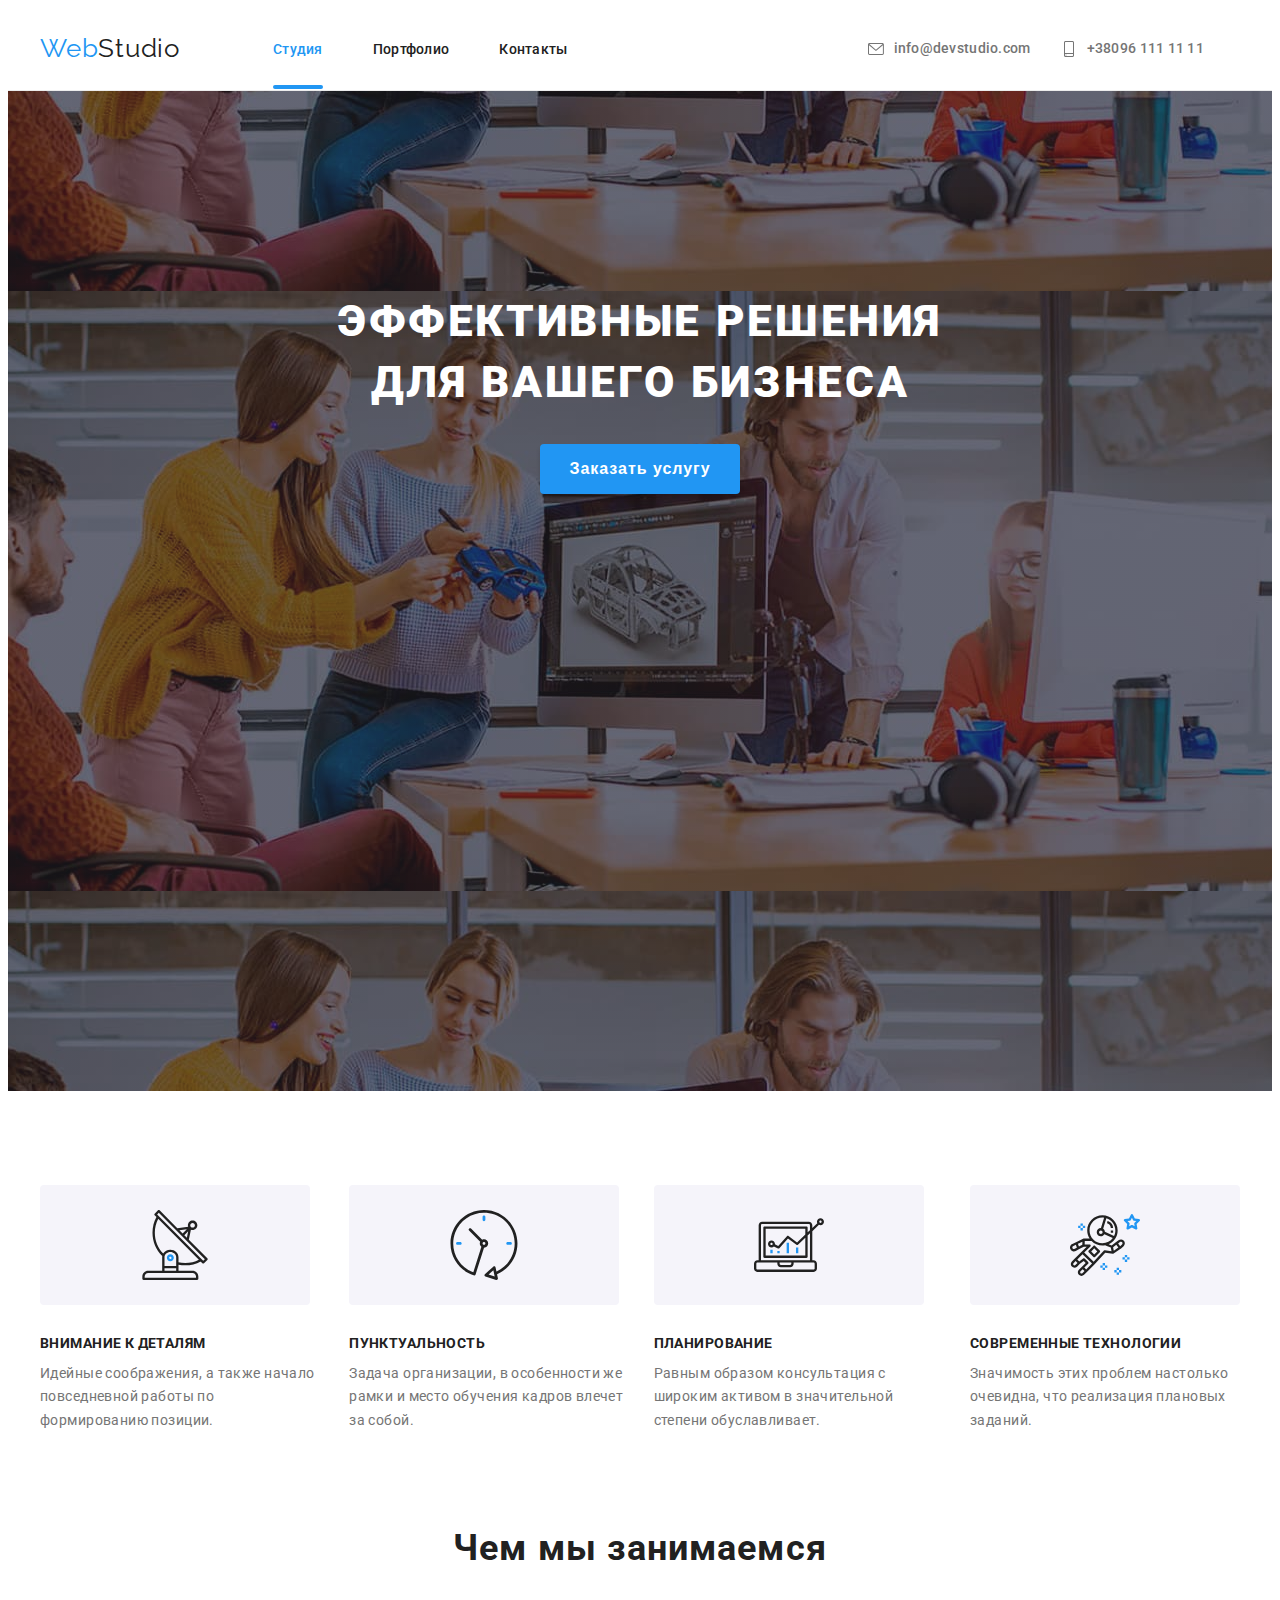
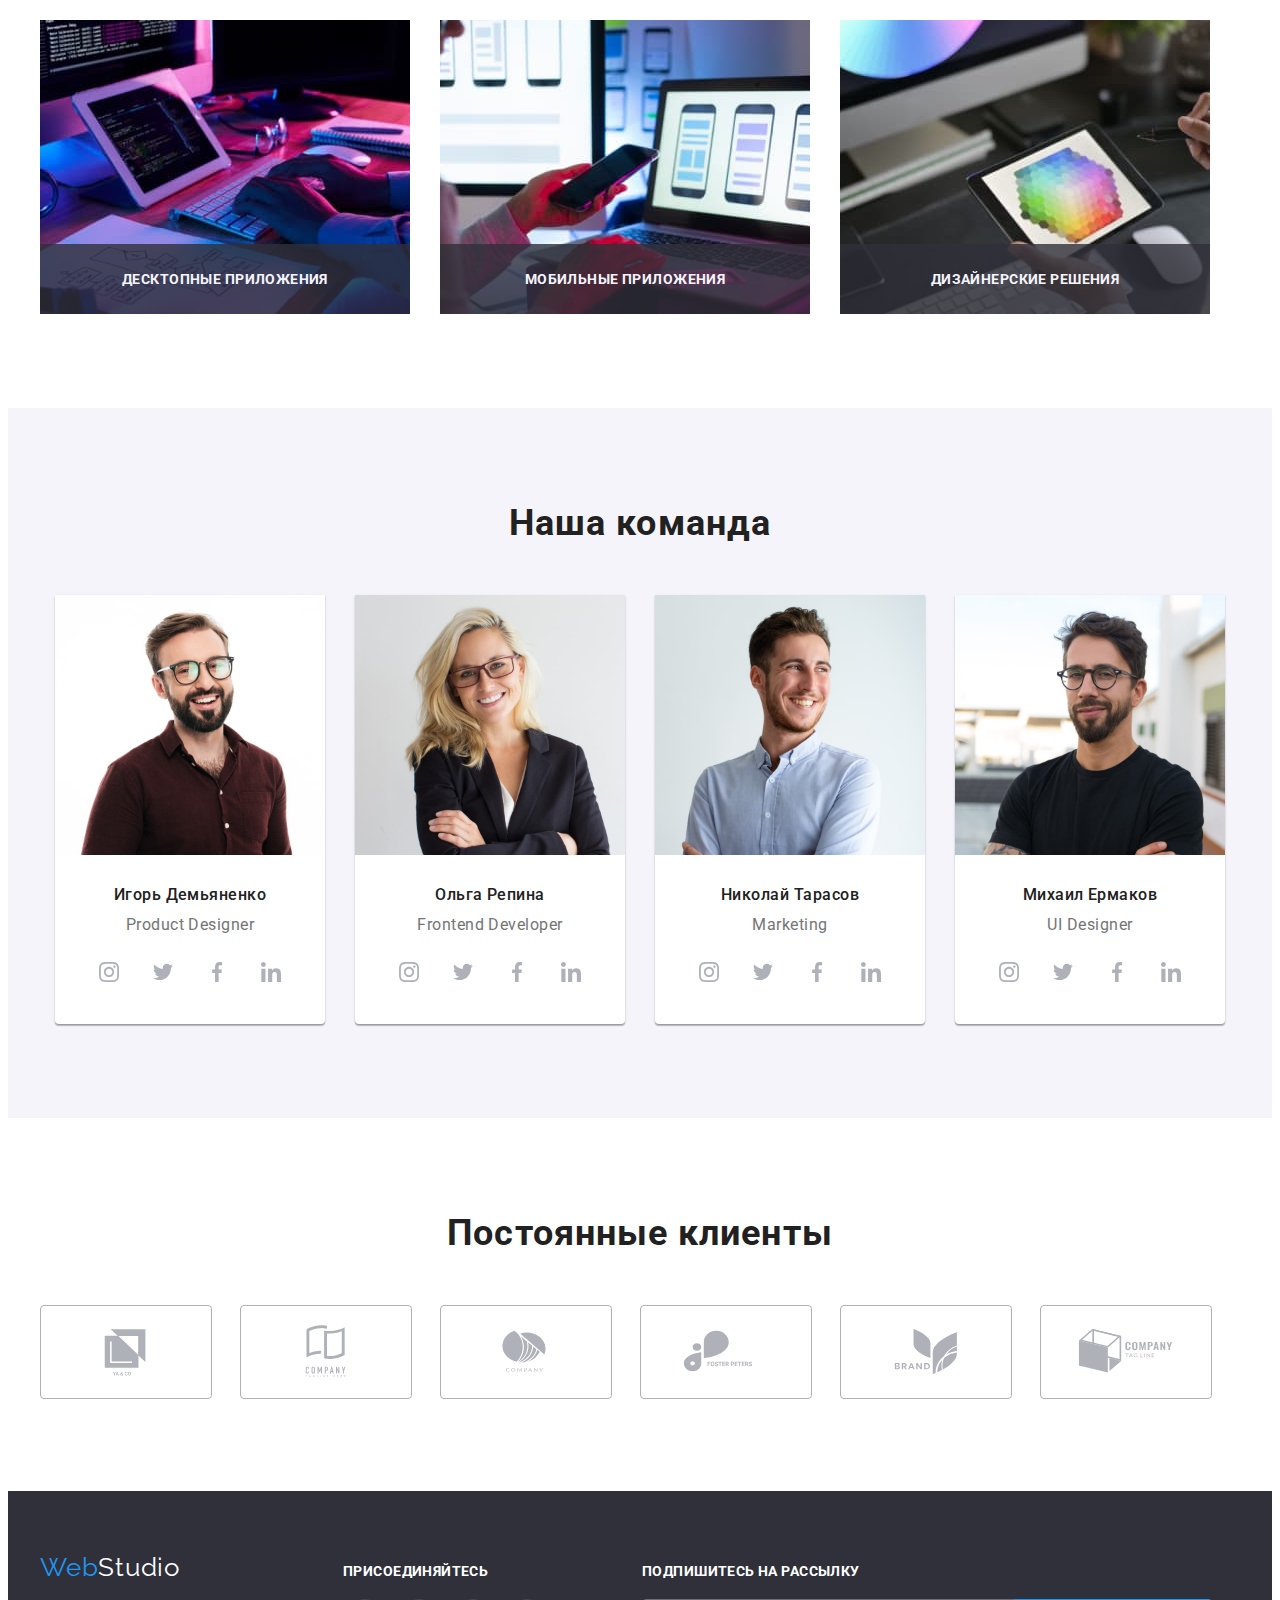
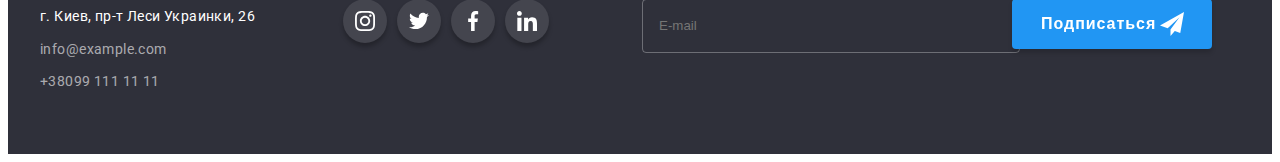
<file: index.html>
<!DOCTYPE html>
<html lang="ru">
  <head>
    <meta charset="UTF-8" />
    <meta http-equiv="X-UA-Compatible" content="IE=edge" />
    <meta name="viewport" content="width=device-width, initial-scale=1.0" />
    <title>WebStudio</title>
    <link rel="preconnect" href="https://fonts.googleapis.com" />
    <link rel="preconnect" href="https://fonts.gstatic.com" crossorigin />
    <link
      href="https://fonts.googleapis.com/css2?family=Raleway:wght@700&family=Roboto:wght@400;500;700;900&display=swap"
      rel="stylesheet"
    />
    <link
      rel="stylesheet"
      href="https://cdnjs.cloudflare.com/ajax/libs/modern-normalize/1.1.0/modern-normalize.min.css"
      integrity="sha512-wpPYUAdjBVSE4KJnH1VR1HeZfpl1ub8YT/NKx4PuQ5NmX2tKuGu6U/JRp5y+Y8XG2tV+wKQpNHVUX03MfMFn9Q=="
      crossorigin="anonymous"
      referrerpolicy="no-referrer"
    />

    <link rel="stylesheet" href="./css/styles.css" />
  </head>

  <body>
    <header class="box">
      <div class=" header container">
        <a href="./index.html" class="logo">
          <span class="web">Web</span>Studio</a
        >
        <nav>
          <ul class="header">
            <li class="header-list-item">
              <a href="./index.html" class="header-link active current">Студия</a>
            </li>
            <li class="header-list-item">
              <a href="./portfolio.html" class="header-link">Портфолио</a>
            </li>
            <li class="header-list-item"><a href="" class="header-link">Контакты </a></li>
          </ul>
        </nav>
        <!-- <div class="header-connect"> -->
          <div>
            <ul class="header-contacts">
              <li class="header-contacts-item">
                <a href="mailto:info@devstudio.com" class="mail-tel" width="16" height="12"><svg class="header-contacts-icon"><use href="./images/symbol-defs.svg#icon-envelope" ></use></svg>
                info@devstudio.com</a></li>
                <li class="header-contacts-item">
                <a href="tel:+380961111111" class="mail-tel"><svg class="header-contacts-icon"width="10" height="16"><use href="./images/symbol-defs.svg#icon-smartphone"></use></svg>
                +38096 111 11 11</a></li>

            </ul>
          </div>
      </div>
    </header>
    <main>
      <!--main-section/-->
      <section class="main-section overlay">
        <div class="container">
          <h1 class="solutions">
            Эффективные решения для вашего бизнеса
          </h1>
          <button class="main-button type="button" data-modal-open>Заказать услугу</button>
        </div>
      </section>

      <!--our-benefits-section-->
      <section class="our-benefits-section">
        <div class="container">
          <ul class="benefits-set">
            <li class="benefits-set-item">
              <div class="our-benefits-container-item">
                <svg class="our-benefits-container-icon">
          <use href="./images/symbol-defs.svg#icon-antenna" width="70px" height="70px" ></use></svg>
              </div>
              <h3 class="benefits">Внимание к деталям</h3>
              
              <p class="benefits-text">
                Идейные соображения, а также начало повседневной работы по
                формированию позиции.
              </p>
            </li>
            <li class="benefits-set-item">
              <div class="our-benefits-container-item">
                <svg class="our-benefits-container-icon">
          <use href="./images/symbol-defs.svg#icon-clock" width="70px" height="70px" ></use></svg>
              </div>
              <h3 class="benefits">Пунктуальность</h3>
              <p class="benefits-text">
                Задача организации, в особенности же рамки и место обучения
                кадров влечет за собой.
              </p>
            </li>
            <li class="benefits-set-item">
              <div class="our-benefits-container-item">
                <svg class="our-benefits-container-icon">
          <use href="./images/symbol-defs.svg#icon-diagram" width="70px" height="70px" ></use></svg>
              </div>
              <h3 class="benefits">Планирование</h3>
              <p class="benefits-text">
                Равным образом консультация с широким активом в значительной
                степени обуславливает.
              </p>
            </li>
            <li class="benefits-set-item">
              <div class="our-benefits-container-item">
                <svg class="our-benefits-container-icon">
          <use href="./images/symbol-defs.svg#icon-astronaut" width="70px" height="70px" ></use></svg>
              </div>
              <h3 class="benefits">Современные технологии</h3>
              <p class="benefits-text">
                Значимость этих проблем настолько очевидна, что реализация
                плановых заданий.
              </p>
            </li>
          </ul>
        </div>
      </section>
      <!--activity-section-->
      <section>
        <div class="container">
        <h2 class="activity-title">Чем мы занимаемся</h2>
        <ul class="activity-description">
          <li class="activity-description-item"><img src="images/box_1.jpg" alt="десктопные приложения" width="370" />
            <div class="activity-description-box">
              <h3 class="activity-h3">Десктопные приложения</h3>
            </div>
          </li>
          <li class="activity-description-item"><img src="images/box_2.jpg" alt="мобильные приложения" width="370" />
          <div class="activity-description-box">
              <h3 class="activity-h3">Мобильные приложения</h3>
            </div></li>
          <li class="activity-description-item"><img src="images/box_3.jpg" alt="мобильные приложения" width="370" /><div class="activity-description-box">
              <h3 class="activity-h3">Дизайнерские решения</h3>
            </div></li>
        </ul>
      </section>
      <!--our-team-section-->
      <section class="our-team-section">
        <div class="container">
        <h2 class="our-team-title">Наша команда</h2>
        <ul class="our-team-member-list">
          <li class="team-member-container">
            <img src="images/team_1.jpg" alt="Игорь Демьяненко" width="270" />
            <div class="team-card">
            <p class="team-member">Игорь Демьяненко</p>
            <p class="team-member-position">Product Designer</p></div>
            <ul class="our-team-member-soc-list">
              <li class="our-team-member-soc-list-item"> 
                <a href="" class="our-team-member-soc-link">
                  <svg class="our-team-member-soc-icon" width="20px" height="20px">
                    <use href="./images/symbol-defs.svg#icon-instagram"></use>
                  </svg>
                </a>
              </li>
              <li class="our-team-member-soc-list-item"> 
                <a href="" class="our-team-member-soc-link">
                  <svg class="our-team-member-soc-icon" width="20px" height="20px">
                    <use href="./images/symbol-defs.svg#icon-twitter"></use>
                  </svg>
                </a>
              <li class="our-team-member-soc-list-item"> 
                <a href="" class="our-team-member-soc-link">
                  <svg class="our-team-member-soc-icon" width="20px" height="20px">
                    <use href="./images/symbol-defs.svg#icon-facebook"></use>
                  </svg>
                </a>
              </li>
              <li class="our-team-member-soc-list-item"> 
                <a href="" class="our-team-member-soc-link">
                  <svg class="our-team-member-soc-icon" width="20px" height="20px">
                    <use href="./images/symbol-defs.svg#icon-linkedin"></use>
                  </svg>
                </a>
              </li></ul>
          </li>
          <li class="team-member-container">
            <img src="images/team_2.jpg" alt="Ольга Репина" width="270" />
            <div class="team-card">
            <p class="team-member">Ольга Репина</p>
            <p class="team-member-position">Frontend Developer</p></div>
            <ul class="our-team-member-soc-list">
              <li class="our-team-member-soc-list-item"> 
                <a href="" class="our-team-member-soc-link">
                  <svg class="our-team-member-soc-icon" width="20px" height="20px">
                    <use href="./images/symbol-defs.svg#icon-instagram"></use>
                  </svg>
                </a>
              </li>
              <li class="our-team-member-soc-list-item"> 
                <a href="" class="our-team-member-soc-link">
                  <svg class="our-team-member-soc-icon" width="20px" height="20px">
                    <use href="./images/symbol-defs.svg#icon-twitter"></use>
                  </svg>
                </a>
              <li class="our-team-member-soc-list-item"> 
                <a href="" class="our-team-member-soc-link">
                  <svg class="our-team-member-soc-icon" width="20px" height="20px">
                    <use href="./images/symbol-defs.svg#icon-facebook"></use>
                  </svg>
                </a>
              </li>
              <li class="our-team-member-soc-list-item"> 
                <a href="" class="our-team-member-soc-link">
                  <svg class="our-team-member-soc-icon" width="20px" height="20px">
                    <use href="./images/symbol-defs.svg#icon-linkedin"></use>
                  </svg>
                </a>
              </li></ul>
          </li>
          <li class="team-member-container">
            <img src="images/team_3.jpg" alt="Николай Тарасов" width="270" />
            <div class="team-card">
            <p class="team-member">Николай Тарасов</p>
            <p class="team-member-position">Marketing</p></div>
            <ul class="our-team-member-soc-list">
              <li class="our-team-member-soc-list-item"> 
                <a href="" class="our-team-member-soc-link">
                  <svg class="our-team-member-soc-icon" width="20px" height="20px">
                    <use href="./images/symbol-defs.svg#icon-instagram"></use>
                  </svg>
                </a>
              </li>
              <li class="our-team-member-soc-list-item"> 
                <a href="" class="our-team-member-soc-link">
                  <svg class="our-team-member-soc-icon" width="20px" height="20px">
                    <use href="./images/symbol-defs.svg#icon-twitter"></use>
                  </svg>
                </a>
              <li class="our-team-member-soc-list-item"> 
                <a href="" class="our-team-member-soc-link">
                  <svg class="our-team-member-soc-icon" width="20px" height="20px">
                    <use href="./images/symbol-defs.svg#icon-facebook"></use>
                  </svg>
                </a>
              </li>
              <li class="our-team-member-soc-list-item"> 
                <a href="" class="our-team-member-soc-link">
                  <svg class="our-team-member-soc-icon" width="20px" height="20px">
                    <use href="./images/symbol-defs.svg#icon-linkedin"></use>
                  </svg>
                </a>
              </li></ul>
          </li>
          <li class="team-member-container">
            <img src="images/team_4.jpg" alt="Михаил Ермаков" width="270" />
            <div class="team-card">
            <p class="team-member">Михаил Ермаков</p>
            <p class="team-member-position">UI Designer</p></div>
            <ul class="our-team-member-soc-list">
              <li class="our-team-member-soc-list-item"> 
                <a href="" class="our-team-member-soc-link">
                  <svg class="our-team-member-soc-icon" width="20px" height="20px">
                    <use href="./images/symbol-defs.svg#icon-instagram"></use>
                  </svg>
                </a>
              </li>
              <li class="our-team-member-soc-list-item"> 
                <a href="" class="our-team-member-soc-link">
                  <svg class="our-team-member-soc-icon" width="20px" height="20px">
                    <use href="./images/symbol-defs.svg#icon-twitter"></use>
                  </svg>
                </a>
              <li class="our-team-member-soc-list-item"> 
                <a href="" class="our-team-member-soc-link">
                  <svg class="our-team-member-soc-icon" width="20px" height="20px">
                    <use href="./images/symbol-defs.svg#icon-facebook"></use>
                  </svg>
                </a>
              </li>
              <li class="our-team-member-soc-list-item"> 
                <a href="" class="our-team-member-soc-link">
                  <svg class="our-team-member-soc-icon" width="20px" height="20px">
                    <use href="./images/symbol-defs.svg#icon-linkedin"></use>
                  </svg>
                </a>
              </li></ul>
          </li>
        </ul>
      </div>
      </section>
<section class="our-clients-section">
<div class="container">
  <h2 class="our-clients-title">Постоянные клиенты</h2>
  <ul class="our-clients-container-section">
    <li class="our-clients-container-section-item"><a href="" class="our-clients-container-section-link"><svg class="our-clients-container-section-icon"width="106px" height="60px">
          <use href="./images/symbol-defs.svg#icon-Logo-1"  ></use></svg>
  </a>
</li>
    <li class="our-clients-container-section-item"><a href=""class="our-clients-container-section-link"><svg class="our-clients-container-section-icon" width="106px";
  height="60px";>
      <use href="./images/symbol-defs.svg#icon-Logo-2 " ></use>
    </svg>
  </a></li>
    <li class="our-clients-container-section-item"><a href="" class="our-clients-container-section-link"><svg class="our-clients-container-section-icon"width="106px";
  height="60px";>
      <use href="./images/symbol-defs.svg#icon-Logo-3"></use>
    </svg>
  </a></li>
    <li class="our-clients-container-section-item"><a href=""class="our-clients-container-section-link"><svg class="our-clients-container-section-icon" width="106px";
  height="60px";>
      <use href="./images/symbol-defs.svg#icon-Logo-4"></use>
    </svg>
  </a>
    </li>
    <li class="our-clients-container-section-item"><a href="" class="our-clients-container-section-link"><svg class="our-clients-container-section-icon"width="106" height="60px">
      <use href="./images/symbol-defs.svg#icon-Logo-5" ></use>
    </svg>
  </a></li>
    <li class="our-clients-container-section-item"><a href="" class="our-clients-container-section-link"><svg class="our-clients-container-section-icon"width="106px" height="60px">
      <use href="./images/symbol-defs.svg#icon-Logo-6" ></use>
    </svg>
  </a></li>
  </ul>
</div>
</section>

    <div class="backdrop is-hidden" data-modal>
      <div class="modal">
        <button class="modal-button" type="button" data-modal-close>
<svg width="11px" height="11px"><use href="./images/symbol-defs.svg#icon-Vector-1"></use></svg></button>
<form>
  <p class="modal-title">Оставьте свои данные, мы вам перезвоним</p>
  <div class="modal-field">
  <label class="modal-label" for="user-name">Имя</label>
      <div class="modal-input-container">
      <input type="name" class="modal-input" name="user-name" id="user-name"><svg class="input-icon" width="18px" height="18px"><use href="./images/symbol-defs.svg#icon-person"></use></svg>
    </div>
</div>
<div class="modal-field">
  <label class="modal-label" for="user-tel">Телефон</label>
  <div class="modal-input-container">
      <input type="tel" class="modal-input" name="user-tel" id="user-tel">
      <svg class="input-icon" width="18px" height="18px"><use href="./images/symbol-defs.svg#icon-phone"></use></svg>
</div>
</div>
<div class="modal-field">
      <label class="modal-label" for="user-email">Почта</label>
      <div class="modal-input-container">
      <input type="email" class="modal-input" name="user-email" id="user-email"><svg class="input-icon" width="18px" height="18px"><use href="./images/symbol-defs.svg#icon-email"></use></svg>
</div>
    </div> 
<div class="modal-field">
  <label class="modal-label" for="user-text">Комментарий</label>
<textarea name=""  id="user-text" placeholder="Введите текст" class="modal-text"></textarea></div>

<div class="modal-field">
<input type="checkbox" 
class="user-agreement visually-hidden"
  name="user-agreement" 
  id="user-agreement"
/>

  <label for="user-agreement" class="user-agreement-label">
    <span>
      <svg class="agreement-icon" width="16px" height="15px"><use href="./images/symbol-defs.svg#icon-check"></use></svg>
    </span>
    <p class="agreement">Соглашаюсь с рассылкой и принимаю </p> <a class="agreement-link" href="">Условия договора</a></label>
</div>
<div class="submit-button-position"><button type="submit" class="submit-button"><span class="submit-button-text">Отправить</span></button></div>
  
</form>
      </div>
    </div>
    
    </main>
    <footer class="footer-container">
      <div class="container footer-flex">
        <div class="footer-item">
        <div class="footer-logo">
      <a href="WebStudio" class="logo footer-logo"
        ><span class="web">Web</span><span class="web-footer">Studio</span></a
      ></div>
        <address>
          <ul>
            <li> <p class="address">г. Киев, пр-т Леси Украинки, 26</p></li>
            <li><a href="mailto:info@example.com" class="footer-mail"
          >info@example.com</a
        ></li>
            <li><a href="tel:+380991111111" class="footer-tel">+38099 111 11 11</a></li>
          </ul>
       </address>
      </div>
    <div class="footer-soc-container"> 
  <p class="footer-invite">Присоединяйтесь</p>
  <ul class="footer-soc-list">
              <li class="footer-soc-list-item"> 
                <a href="" class="footer-soc-list-link">
                  <svg class="footer-soc-list-icon" width="20px" height="20px">
                    <use href="./images/symbol-defs.svg#icon-instagram"></use>
                  </svg>
                </a>
              </li>
              <li class="footer-soc-list-item"> 
                <a href="" class="footer-soc-list-link">
                  <svg class="footer-soc-list-icon" width="20px" height="20px">
                    <use href="./images/symbol-defs.svg#icon-twitter"></use>
                  </svg>
                </a>
              <li class="footer-soc-list-item"> 
                <a href="" class="footer-soc-list-link">
                  <svg class="footer-soc-list-icon" width="20px" height="20px">
                    <use href="./images/symbol-defs.svg#icon-facebook"></use>
                  </svg>
                </a>
              </li>
              <li class="footer-soc-list-item"> 
                <a href="" class="footer-soc-list-link ">
                  <svg class="footer-soc-list-icon" width="20px" height="20px">
                    <use href="./images/symbol-defs.svg#icon-linkedin"></use>
                  </svg>
                </a>
              </li></ul>
      </div>
<div class="footer-email">
  <p class="footer-invite">Подпишитесь на рассылку</p>
  <form>
    <input type="email" name="user-email"       placeholder="E-mail"class="footer-email-field">
  </form>
</div>
<div class="subscribe-button-container">
  <button type="button" class="subscribe-button"><span>Подписаться</span><svg class="subscribe-icon" width="24" height="24"><use href="./images/symbol-defs.svg#icon-icon-send"></use></svg></button>
</div>
</div>
</div>
    </footer>

    <script src="./js/modal.js"></script>
  </body>
</html>
</file>
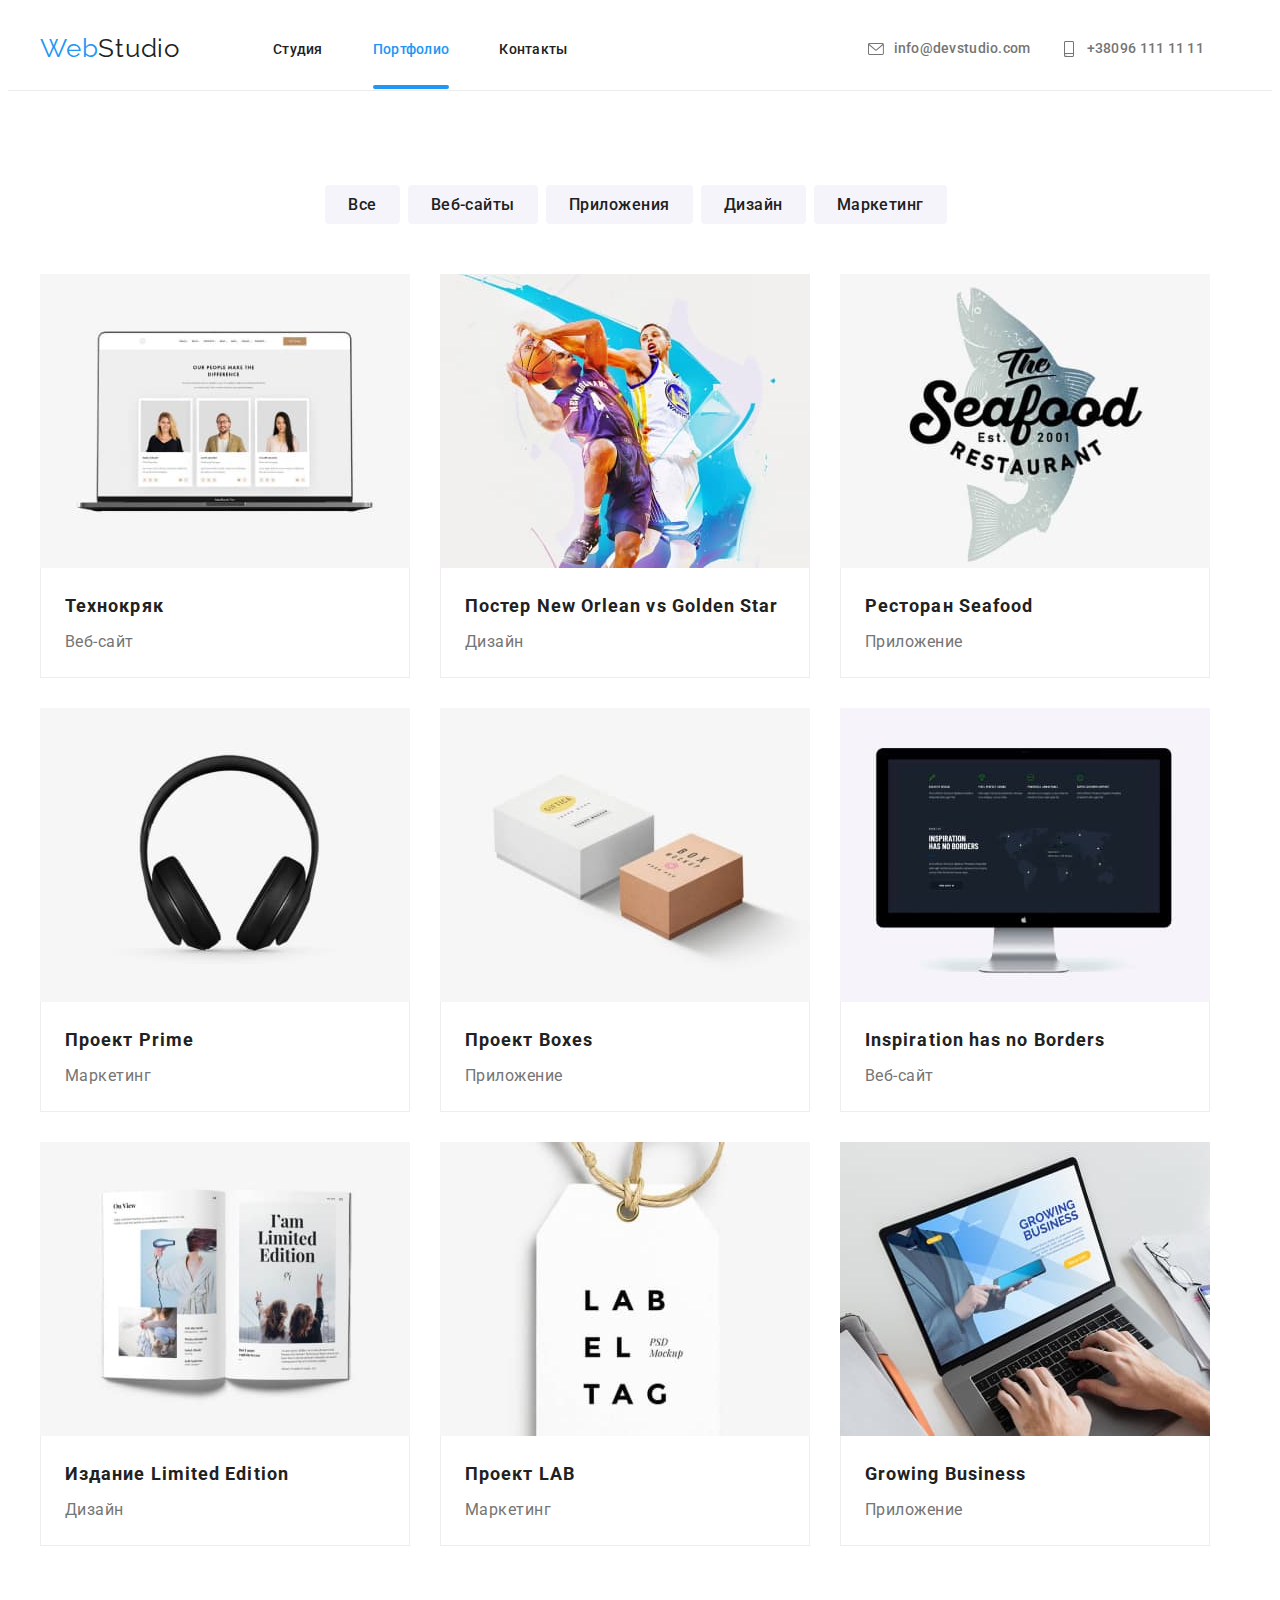
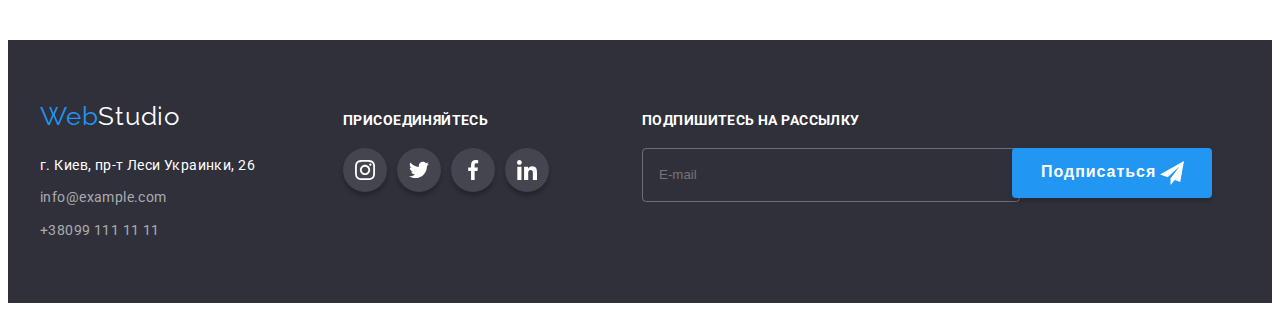
<file: portfolio.html>
<!DOCTYPE html>
<html lang="ru">
  <head>
    <meta charset="UTF-8" />
    <meta http-equiv="X-UA-Compatible" content="IE=edge" />
    <meta name="viewport" content="width=device-width, initial-scale=1.0" />
    <title>WebStudio</title>

    <link rel="preconnect" href="https://fonts.googleapis.com" />
    <link rel="preconnect" href="https://fonts.gstatic.com" crossorigin />
    <link
      href="https://fonts.googleapis.com/css2?family=Raleway:wght@700&family=Roboto:wght@400;500;700;900&display=swap"
      rel="stylesheet"
    />
    <link
      rel="stylesheet"
      href="https://cdnjs.cloudflare.com/ajax/libs/modern-normalize/1.1.0/modern-normalize.min.css"
      integrity="sha512-wpPYUAdjBVSE4KJnH1VR1HeZfpl1ub8YT/NKx4PuQ5NmX2tKuGu6U/JRp5y+Y8XG2tV+wKQpNHVUX03MfMFn9Q=="
      crossorigin="anonymous"
      referrerpolicy="no-referrer"
    />

    <link rel="stylesheet" href="./css/styles.css" />
  </head>
  <body>
    <header class="box">
      <div class="header container">
        <a href="./index.html" class="logo"
          ><span class="web">Web</span>Studio</a
        >
        <nav>
          <ul class="header">
            <li class="header-list-item">
              <a href="./index.html" class="header-link">Студия</a>
            </li>
            <li class="header-list-item">
              <a href="./portfolio.html" class="current header-link active"
                >Портфолио</a
              >
            </li>
            <li class="header-list-item">
              <a href="" class="header-link">Контакты</a>
            </li>
          </ul>
        </nav>

        <div>
          <ul class="header-contacts">
            <li class="header-contacts-item">
              <a
                href="mailto:info@devstudio.com"
                class="mail-tel"
                width="16"
                height="12"
                ><svg class="header-contacts-icon">
                  <use href="./images/symbol-defs.svg#icon-envelope"></use>
                </svg>
                info@devstudio.com</a
              >
            </li>
            <li class="header-contacts-item">
              <a href="tel:+380961111111" class="mail-tel"
                ><svg class="header-contacts-icon" width="10" height="16">
                  <use href="./images/symbol-defs.svg#icon-smartphone"></use>
                </svg>
                +38096 111 11 11</a
              >
            </li>
          </ul>
        </div>
      </div>
    </header>
    <main>
      <section class="portfolio-container">
        <div class="container">
          <!--here is hidden h2 via css/-->
          <h2 class="visually-hidden">Портфолио</h2>
          <ul>
            <div class="portfolio-button">
              <li><button type="button" class="button">Все</button></li>
              <li><button type="button" class="button">Веб-сайты</button></li>
              <li><button type="button" class="button">Приложения</button></li>
              <li><button type="button" class="button">Дизайн</button></li>
              <li><button type="button" class="button">Маркетинг</button></li>
            </div>
          </ul>
          <ul class="portfolio-item-container-list">
            <li class="portfolio-item-container">
              <div class="portfolio-item-container-list-wrap">
                <img src="./images/portfolio_1.jpg" alt="технокряк" width="370" />
              <p class="text-inside-portfolio">Ресурс предлагает комплексные предложения с разным уровнем функционала и сервисов. Все это позволит посетителю получить исчерпывающие сведения о компании или частном лице.
</p>
              </div>
              
              <div class="portfolio-card">
                <p class="portfolio-item">Технокряк</p>
                <p class="portfolio-item-description">Веб-сайт</p>
              </div>
            </li>
            
            <li class="portfolio-item-container">
              <div class="portfolio-item-container-list-wrap"><img
                src="./images/portfolio_2.jpg"
                alt="постер нью орлеан голден стар"
                width="370"
              />
              <p class="text-inside-portfolio">Ресурс предлагает комплексные предложения с разным уровнем функционала и сервисов. Все это позволит посетителю получить исчерпывающие сведения о компании или частном лице.
</p></div>
              <div class="portfolio-card">
                <p class="portfolio-item">Постер New Orlean vs Golden Star</p>
                <p class="portfolio-item-description">Дизайн</p>
              </div>
            </li>
            <li class="portfolio-item-container">
              <div class="portfolio-item-container-list-wrap"><img
                src="./images/portfolio_3.jpg"
                alt="ресторан сифуд"
                width="370"
              /><p class="text-inside-portfolio">Ресурс предлагает комплексные предложения с разным уровнем функционала и сервисов. Все это позволит посетителю получить исчерпывающие сведения о компании или частном лице.
</p></div>
              
              <div class="portfolio-card">
                <p class="portfolio-item">Ресторан Seafood</p>
                <p class="portfolio-item-description">Приложение</p>
              </div>
            </li>
            <li class="portfolio-item-container">
              <div class="portfolio-item-container-list-wrap"><img
                src="./images/portfolio_4.jpg"
                alt="проект прайм"
                width="370"
              />
              <p class="text-inside-portfolio">Ресурс предлагает комплексные предложения с разным уровнем функционала и сервисов. Все это позволит посетителю получить исчерпывающие сведения о компании или частном лице.
</p></div>
              
              <div class="portfolio-card">
                <p class="portfolio-item">Проект Prime</p>
                <p class="portfolio-item-description">Маркетинг</p>
              </div>
            </li>
            <li class="portfolio-item-container">
              <div class="portfolio-item-container-list-wrap"><img
                src="./images/portfolio_5.jpg"
                alt="проект боксес"
                width="370"
              />
              <p class="text-inside-portfolio">Ресурс предлагает комплексные предложения с разным уровнем функционала и сервисов. Все это позволит посетителю получить исчерпывающие сведения о компании или частном лице.
</p></div>
              
              <div class="portfolio-card">
                <p class="portfolio-item">Проект Boxes</p>
                <p class="portfolio-item-description">Приложение</p>
              </div>
            </li>
            <li class="portfolio-item-container">
              <div class="portfolio-item-container-list-wrap"><img
                src="./images/portfolio_6.jpg"
                alt="вдохновение без границ"
                width="370"/>
            <p class="text-inside-portfolio">Ресурс предлагает комплексные предложения с разным уровнем функционала и сервисов. Все это позволит посетителю получить исчерпывающие сведения о компании или частном лице.
</p></div>
              
              <div class="portfolio-card">
                <p class="portfolio-item">Inspiration has no Borders</p>
                <p class="portfolio-item-description">Веб-сайт</p>
              </div>
            
            </li>
            <li class="portfolio-item-container">
              <div class="portfolio-item-container-list-wrap"><img
                src="./images/portfolio_7.jpg"
                alt="издание лимитет проджект"
                width="370"
              />
              <p class="text-inside-portfolio">Ресурс предлагает комплексные предложения с разным уровнем функционала и сервисов. Все это позволит посетителю получить исчерпывающие сведения о компании или частном лице.
</p></div>
              
              <div class="portfolio-card">
                <p class="portfolio-item">Издание Limited Edition</p>
                <p class="portfolio-item-description">Дизайн</p>
              </div>
            </li>
            <li class="portfolio-item-container">
              <div class="portfolio-item-container-list-wrap"> <img
                src="./images/portfolio_8.jpg"
                alt="проджект лаб"
                width="370"
              />
              <p class="text-inside-portfolio">Ресурс предлагает комплексные предложения с разным уровнем функционала и сервисов. Все это позволит посетителю получить исчерпывающие сведения о компании или частном лице.
</p></div>     
              <div class="portfolio-card">
                <p class="portfolio-item">Проект LAB</p>
                <p class="portfolio-item-description">Маркетинг</p>
              </div>
            </li>
            <li class="portfolio-item-container">
              <div class="portfolio-item-container-list-wrap"><img
                src="./images/portfolio_9.jpg"
                alt="растущий бизнес"
                width="370"
              />
              <p class="text-inside-portfolio">Ресурс предлагает комплексные предложения с разным уровнем функционала и сервисов. Все это позволит посетителю получить исчерпывающие сведения о компании или частном лице.
</p></div>
              
              <div class="portfolio-card">
                <p class="portfolio-item">Growing Business</p>
                <p class="portfolio-item-description">Приложение</p>
              </div>
            </li>
          </ul>
        </div>
      </section>
    </main>
    <footer class="footer-container">
      <div class="container footer-flex">
        <div class="footer-item">
        <div class="footer-logo">
      <a href="WebStudio" class="logo footer-logo"
        ><span class="web">Web</span><span class="web-footer">Studio</span></a
      ></div>
        <address>
          <ul>
            <li> <p class="address">г. Киев, пр-т Леси Украинки, 26</p></li>
            <li><a href="mailto:info@example.com" class="footer-mail"
          >info@example.com</a
        ></li>
            <li><a href="tel:+380991111111" class="footer-tel">+38099 111 11 11</a></li>
          </ul>
       </address>
      </div>
    <div class="footer-soc-container"> 
  <p class="footer-invite">Присоединяйтесь</p>
  <ul class="footer-soc-list">
              <li class="footer-soc-list-item"> 
                <a href="" class="footer-soc-list-link">
                  <svg class="footer-soc-list-icon" width="20px" height="20px">
                    <use href="./images/symbol-defs.svg#icon-instagram"></use>
                  </svg>
                </a>
              </li>
              <li class="footer-soc-list-item"> 
                <a href="" class="footer-soc-list-link">
                  <svg class="footer-soc-list-icon" width="20px" height="20px">
                    <use href="./images/symbol-defs.svg#icon-twitter"></use>
                  </svg>
                </a>
              <li class="footer-soc-list-item"> 
                <a href="" class="footer-soc-list-link">
                  <svg class="footer-soc-list-icon" width="20px" height="20px">
                    <use href="./images/symbol-defs.svg#icon-facebook"></use>
                  </svg>
                </a>
              </li>
              <li class="footer-soc-list-item"> 
                <a href="" class="footer-soc-list-link">
                  <svg class="footer-soc-list-icon" width="20px" height="20px">
                    <use href="./images/symbol-defs.svg#icon-linkedin"></use>
                  </svg>
                </a>
              </li></ul>
            </div>
  <div class="footer-email">
  <p class="footer-invite">Подпишитесь на рассылку</p>
  <form>
    <input type="email" name="user-email"       placeholder="E-mail"class="footer-email-field">
  </form>
</div>
<div class="subscribe-button-container">
  <button type="button" class="subscribe-button"><span>Подписаться</span><svg class="subscribe-icon" width="24" height="24"><use href="./images/symbol-defs.svg#icon-icon-send"></use></svg></button>
</div>
</div>
</div>
    </footer>
  </body>
</html>
</file>
<file: css/styles.css>
:root {
  --primary-text-color: #212121;
  --title-text-color: #212121;
  --p-text-color: #757575;
  --accent-color: #2196f3;
  --background-color-1: #2f303a;
  --background-color-2: #f5f4fa;
  --button-background-color-1: #2196f3;
  --button-background-color-2: #f5f4fa;
  --main-letter-spacing: 0.03em;
}

p,
h1,
h2,
h3,
h4,
h5,
h6 {
  margin: 0;
}

ul {
  margin: 0;
  padding-left: 0;
}

img {
  display: block;
  max-width: 100%;
  height: auto;
}

body {
  font-family: "Raleway", sans-serif;
  font-family: "Roboto", sans-serif;
  color: #212121;
}

.container {
  width: 1200px;
  padding-left: 15px;
  padding-right: 15px;
  margin: 0px auto;
}

ul {
  list-style: none;
}

h2 {
  color: var(--title-text-color);
  font-weight: 700;
  font-size: 36px;
  line-height: 1.2;
  text-align: center;
  letter-spacing: var(--main-letter-spacing);
}

/*logo*/

.logo {
  font-family: "Raleway", sans-serif;
  color: var(--primary-text-color);
  text-decoration: none;
  font-size: 26px;
  line-height: 1.3;
  margin-right: 93px;
  letter-spacing: 0.03em;
}

.web {
  color: var(--accent-color);
  font-size: 26px;
  line-height: 1.3;
  letter-spacing: 0.03em;
}

/*site-nav*/

.header {
  display: flex;
  align-items: center;
}

.box {
  border-bottom: 1px solid #ececec;
  padding-top: 24px;
  padding-bottom: 24px;
}

.header-link {
  position: relative;
  color: #212121;
  text-decoration: none;
  font-weight: 500;
  font-size: 14px;
  line-height: 1.1;
  letter-spacing: 0.02em;
  align-items: center;
  padding-bottom: 32px;
  transition-property: color;
  transition-duration: 250ms;
  transition-timing-function: cubic-bezier(0.4, 0, 0.2, 1);
}

.current::after {
  content: "";
  position: absolute;
  left: 0;
  bottom: 0;
  width: 100%;
  height: 4px;
  border-radius: 2px;
  background-color: currentColor;
}

.header-list-item:not(:last-child) {
  margin-right: 50px;
}

.header-link:hover,
.header-link:focus {
  color: var(--accent-color);
}

.mail-tel {
  color: var(--p-text-color);
  text-decoration: none;
  font-weight: 500;
  font-size: 14px;
  line-height: 1.1;
  letter-spacing: 0.02em;
  display: flex;
  align-items: center;
  transition-property: color;
  transition-duration: 250ms;
  transition-timing-function: cubic-bezier(0.4, 0, 0.2, 1);
}

.mail-tel:not(:last-child) {
  margin-right: 30px;
}

.mail-tel:hover,
.mail-tel:focus {
  color: var(--accent-color);
}

.active {
  color: var(--accent-color);
}

.header-contacts {
  display: flex;
  box-sizing: border-box;
  margin-left: 300px;
}

.header-contacts-item {
  display: flex;
  align-items: center;
  transition-property: color;
  transition-duration: 250ms;
  transition-timing-function: cubic-bezier(0.4, 0, 0.2, 1);
}

.header-contacts-item:hover,
.header-contacts-item:focus {
  color: var(--accent-color);
}

.header-contacts-item:not(:last-child) {
  padding-right: 30px;
}

.header-contacts-icon {
  display: flex;
  width: 16px;
  height: 16px;
  fill: currentColor;
  margin-right: 10px;
}

/*main-section*/

.main-section {
  background: var(--background-color-1);
  text-align: center;
  margin-top: 0;
  margin-bottom: 0;
  padding-top: 200px;
  padding-bottom: 200px;
}

.overlay {
  max-width: 1600px;
  height: 600px;
  margin-left: auto;
  margin-right: auto;
  background-image: linear-gradient(
      to right,
      rgba(47, 48, 58, 0.4),
      rgba(47, 48, 58, 0.4)
    ),
    url(../images/main_image.jpg);
  background-position: center;
}

.solutions {
  color: #ffffff;
  font-weight: 900;
  font-size: 44px;
  line-height: 1.4;
  text-align: center;
  letter-spacing: 0.06em;
  text-transform: uppercase;
  width: 696px;
  margin-left: auto;
  margin-right: auto;
}

.main-button {
  color: #ffffff;
  background-color: #2196f3;
  font-weight: 700;
  font-size: 16px;
  line-height: 1.8;
  align-items: center;
  text-align: center;
  letter-spacing: 0.06em;
  box-shadow: 0px 4px 4px rgba(0, 0, 0, 0.15);
  border-radius: 4px;
  cursor: pointer;
  border: 1px solid transparent;
  margin-top: 30px;
  min-width: 200px;
  min-height: 50px;
  transition-property: background-color;
  transition-duration: 250ms;
  transition-timing-function: cubic-bezier(0.4, 0, 0.2, 1);
}

.main-button:hover,
.main-button:focus {
  background-color: #188ce8;
  box-shadow: 0px 4px 4px rgba(0, 0, 0, 0.15);
  border-radius: 4px;
}

/*our-benefits-section*/

.our-benefits-section {
  padding-top: 94px;
  padding-bottom: 94px;
}

.benefits-set {
  display: flex;
}

.benefits-set-item {
  flex-basis: calc((100%-120px) / 4);
  min-width: 270px;
}

.benefits-set-item:not(:first-child) {
  margin-left: 30px;
}

.benefits {
  color: var(--primary-text-color);
  font-weight: 700;
  font-size: 14px;
  line-height: 1.2;
  letter-spacing: var(--main-letter-spacing);
  text-transform: uppercase;
  margin-bottom: 10px;
  margin-top: 30px;
}

.benefits-text {
  color: var(--p-text-color);
  font-weight: 400;
  font-size: 14px;
  line-height: 1.7;
  letter-spacing: var(--main-letter-spacing);
}

.our-benefits-container-section {
  display: flex;
}

.our-benefits-container-item {
  width: 270px;
  height: 120px;
  background: #f5f4fa;
  border-radius: 4px;
  box-sizing: border-box;
  display: flex;
  justify-content: center;
  align-items: center;
}
.our-benefits-container-item + .our-benefits-container-item {
  margin-left: 30px;
}

.our-benefits-container-icon {
  width: 70px;
  height: 70px;
}

/*activity-section*/

.activity-title {
  display: flex;
  justify-content: center;
  margin-bottom: 50px;
}

.activity-description {
  display: flex;
  padding-bottom: 94px;
}

.activity-description-item {
  position: relative;
  align-self: center;
  flex-basis: calc((100%-90px) / 3);
  min-width: 370px;
}

.activity-description-box {
  position: absolute;
  bottom: 0;
  width: 370px;
  height: 70px;
  display: flex;
  background: rgba(47, 48, 58, 0.8);
}

.activity-h3 {
  display: flex;
  align-items: center;
  margin: 0 auto;
  font-weight: 700;
  font-size: 14px;
  line-height: 1.2;
  text-transform: uppercase;
  color: var(--background-color-2);
  letter-spacing: var(--main-letter-spacing);
}

.activity-description-item:not(:first-child) {
  margin-left: 30px;
}

/*our-team-section*/

.our-team-section {
  background: var(--background-color-2);
  padding-top: 94px;
  padding-bottom: 94px;
}

.team-member-container {
  background: #ffffff;
  flex-basis: calc((100%-120px) / 4);
  border-bottom-left-radius: 4px;
  border-bottom-right-radius: 4px;
  box-shadow: 0px 1px 3px rgba(0, 0, 0, 0.12), 0px 1px 1px rgba(0, 0, 0, 0.14),
    0px 2px 1px rgba(0, 0, 0, 0.2);
}

.team-member-container:not(:first-child) {
  margin-left: 30px;
}
.our-team-title {
  margin-bottom: 50px;
}

.our-team-member-list {
  display: flex;
  justify-content: center;
  align-items: center;
}

.team-member {
  color: var(--primary-text-color);
  font-weight: 500;
  font-size: 16px;
  line-height: 1.2;
  text-align: center;
  letter-spacing: var(--main-letter-spacing);
  padding-bottom: 10px;
}

.team-member-position {
  color: var(--p-text-color);
  font-weight: 400;
  font-size: 16px;
  line-height: 1.2;
  text-align: center;
  letter-spacing: var(--main-letter-spacing);
}

.team-card {
  padding-top: 30px;
  padding-bottom: 16px;
}

.our-team-member-soc-list {
  display: flex;
  justify-content: center;
  padding-bottom: 30px;
}

.our-team-member-soc-link {
  width: 44px;
  height: 44px;
  display: flex;
  justify-content: center;
  align-items: center;
  fill: #afb1b8;
  border-radius: 50%;
  transition-property: fill, background-color;
  transition-duration: 250ms;
  transition-timing-function: cubic-bezier(0.4, 0, 0.2, 1);
}

.our-team-member-soc-link:hover,
.our-team-member-soc-link:focus {
  background-color: #188ce8;
  fill: #ffffff;
}

.our-team-member-soc-icon {
  transition-property: fill;
  transition-duration: 250ms;
  transition-timing-function: cubic-bezier(0.4, 0, 0.2, 1);
}

.our-team-member-soc-icon:hover,
.our-team-member-soc-icon:focus {
  fill: #ffffff;
}

.our-team-member-soc-list-item + .our-team-member-soc-list-item {
  margin-left: 10px;
}

.our-clients-section {
  padding: 94px 0 94px;
}

.our-clients-title {
  margin-bottom: 50px;
}

.our-clients-container-section {
  display: flex;
}

.our-clients-container-section-item {
  width: 170px;
  height: 92px;
  cursor: pointer;
}

.our-clients-container-section-link {
  width: 100%;
  height: 100%;
  display: flex;
  justify-content: center;
  align-items: center;
  border: 1px solid #afb1b8;
  border-radius: 4px;
  transition-property: border;
  transition-duration: 250ms;
  transition-timing-function: cubic-bezier(0.4, 0, 0.2, 1);
}

.our-clients-container-section-item + .our-clients-container-section-item {
  margin-left: 30px;
}

.our-clients-container-section-link:hover,
.our-clients-container-section-link:focus {
  border: 1px solid #2196f3;
}

.our-clients-container-section-link:hover .our-clients-container-section-icon,
.our-clients-container-section-link:focus .our-clients-container-section-icon {
  fill: #2196f3;
}

.our-clients-container-section-icon {
  fill: rgba(175, 177, 184, 1);
  transition-property: fill;
  transition-duration: 250ms;
  transition-timing-function: cubic-bezier(0.4, 0, 0.2, 1);
}

/*footer-section*/

.footer-container {
  background: var(--background-color-1);
  padding-top: 60px;
  padding-bottom: 60px;
}
.footer-flex {
  display: flex;
  margin: 0 auto;
}

.footer-item {
  display: flex;
  flex-direction: column;
  margin-right: 70px;
}

.footer-contacts-section {
  display: flex;
}

.web-footer {
  color: #ffffff;
}

.footer-logo {
  margin-bottom: 20px;
}

.address {
  color: #ffffff;
  font-style: normal;
  font-weight: 400;
  font-size: 14px;
  line-height: 1.7;
  letter-spacing: var(--main-letter-spacing);
  text-decoration: none;
  padding-bottom: 9px;
}
.footer-tel {
  display: block;
  color: var(--p-text-color);
  text-decoration: none;
  font-style: normal;
  font-weight: 400;
  font-size: 14px;
  line-height: 1.7;
  letter-spacing: var(--main-letter-spacing);
  color: rgba(255, 255, 255, 0.6);
}

.footer-mail {
  display: block;
  color: var(--p-text-color);
  font-style: normal;
  text-decoration: none;
  font-weight: 400;
  font-size: 14px;
  line-height: 1.7;
  letter-spacing: var(--main-letter-spacing);
  color: rgba(255, 255, 255, 0.6);
  padding-bottom: 9px;
}

.footer-soc-container {
  display: flex;
  align-items: center;
  align-content: flex-start;
  flex-wrap: wrap;
  max-width: 206px;
}

.footer-invite {
  text-decoration: none;
  font-size: 14px;
  text-transform: uppercase;
  color: #ffffff;
  font-weight: bold;
  font-style: normal;
  letter-spacing: 0.03em;
  display: flex;
  padding-bottom: 20px;
  padding-top: 12px;
}
.footer-soc-list {
  display: flex;
}

.footer-soc-list-item {
  width: 44px;
  height: 44px;
  display: flex;
  justify-content: center;
  align-items: center;
  cursor: pointer;
  border-radius: 50%;
  background: rgba(255, 255, 255, 0.1);
  box-shadow: 0px 4px 4px 0px rgba(0, 0, 0, 0.25);
}
.footer-soc-list-item + .footer-soc-list-item {
  margin-left: 10px;
}

.footer-soc-list-link {
  display: flex;
  width: 100%;
  height: 100%;
  border-radius: 50%;
  justify-content: center;
  align-items: center;
  transition-property: background-color;
  transition-duration: 250ms;
  transition-timing-function: cubic-bezier(0.4, 0, 0.2, 1);
}

.footer-soc-list-icon {
  fill: #ffffff;
}

.footer-soc-list-link:hover,
.footer-soc-list-link:focus {
  border-radius: 50%;
  background-color: rgba(33, 150, 243, 1);
}

.footer-email {
  width: 358px;
  margin-left: 93px;
}

.footer-email-field {
  width: 100%;
  height: 50px;
  border: 1px solid rgba(255, 255, 255, 0.3);
  border-radius: 4px;
  background: transparent;
  padding-left: 16px;
  color: #afb1b8;
}

.E-mail {
  font-size: 16px;
  letter-spacing: 0.03em;
  color: rgba(255, 255, 255, 0.6);
}

.subscribe-button-container {
  display: flex;
  align-items: center;
  justify-content: flex-end;
  margin-left: 12px;
  position: relative;
}

.subscribe-button {
  width: 200px;
  height: 50px;
  display: flex;
  align-items: center;
  padding-left: 28px;
  color: #ffffff;
  background-color: #2196f3;
  font-weight: 700;
  font-size: 16px;
  line-height: 1.8;
  letter-spacing: 0.06em;
  border-radius: 4px;
  cursor: pointer;
  border: 1px solid transparent;
  box-shadow: 0px 4px 4px rgba(0, 0, 0, 0.15);
  margin-top: 3px;
}

.subscribe-icon {
  position: absolute;
  right: 28px;
}

.backdrop {
  position: fixed;
  top: 0;
  left: 0;
  width: 100%;
  height: 100%;
  background: rgba(0, 0, 0, 0.2);
  transform: scale(1);
  transition: transform 500ms cubic-bezier(0.4, 0, 0.2, 1),
    opacity 1500ms cubic-bezier(0.4, 0, 0.2, 1),
    visibility 1500ms cubic-bezier(0.4, 0, 0.2, 1);
  transition-property: transform, opacity, visibility;
  transition-duration: 500ms, 500ms, 500ms;
  transition-timing-function: cubic-bezier(0.4, 0, 0.2, 1),
    cubic-bezier(0.4, 0, 0.2, 1), cubic-bezier(0.4, 0, 0.2, 1);
  transition-delay: 0s, 0s, 0s;
}

.backdrop.is-hidden {
  opacity: 0;
  pointer-events: none;
}

.modal {
  position: absolute;
  top: 50%;
  left: 50%;
  transform: translate(-50%, -50%);
  width: 528px;
  height: 581px;
  background-color: #ffffff;
  padding: 40px;
  box-shadow: 0px 1px 3px rgba(0, 0, 0, 0.12), 0px 1px 1px rgba(0, 0, 0, 0.14),
    0px 2px 1px rgba(0, 0, 0, 0.2);
  border-radius: 4px;
  transition-property: transform;
  transition-duration: 500ms;
  transition-timing-function: cubic-bezier(0.4, 0, 0.2, 1);
  transition-delay: 0s;
}

.modal-button {
  position: absolute;
  top: 8px;
  right: 8px;
  width: 30px;
  height: 30px;
  border-radius: 50%;
  background-color: transparent;
  border: 1px solid rgba(0, 0, 0, 0.1);
  display: flex;
  justify-content: center;
  align-items: center;
  transition: fill 250ms cubic-bezier(0.4, 0, 0.2, 1);
}

.modal-button:hover,
.modal-button:focus {
  fill: var(--accent-color);
}

.modal-title {
  font-weight: 700;
  font-size: 20px;
  line-height: 23px;
  text-align: center;
  letter-spacing: 0.03em;
  color: #212121;
  margin-bottom: 12px;
}

.modal-input {
  width: 100%;
  height: 40px;
  border: 1px solid rgba(33, 33, 33, 0.2);
  box-sizing: border-box;
  border-radius: 4px;
  padding-left: 42px;
  outline: none;
  transition: border-color 250ms cubic-bezier(0.4, 0, 0.2, 1);
}

.modal-input:focus {
  border-color: #2196f3;
}

.modal-input:focus + .input-icon {
  fill: var(--accent-color);
}

.modal-field {
  margin-bottom: 10px;
}

.modal-input-container {
  position: relative;
}

.input-icon {
  position: absolute;
  left: 10px;
  top: 50%;
  transform: translateY(-50%);
}

.modal-label {
  font-size: 12px;
  line-height: 14px;
  letter-spacing: 0.01em;
  color: #757575;
  display: block;
  margin-bottom: 4px;
}

.modal-text {
  width: 100%;
  height: 120px;
  border: 1px solid rgba(33, 33, 33, 0.2);
  box-sizing: border-box;
  border-radius: 4px;
  padding: 12px 16px;
  resize: none;
}

.modal-text:focus {
  border-color: #2196f3;
  outline: none;
}

.modal-input::placeholder {
  font-size: 14px;
  line-height: 16px;
  letter-spacing: 0.01em;
  color: rgba(117, 117, 117, 0.5);
}

.user-agreement-label {
  font-size: 14px;
  line-height: 24px;
  letter-spacing: 0.03em;
  color: #757575;
  display: flex;
  align-items: center;
  justify-content: center;
  margin-top: 20px;
  margin-bottom: 30px;
}

.agreement-link {
  margin-left: 4px;
  color: #2196f3;
}
.agreement-icon {
  fill: transparent;
}

.user-agreement-label span {
  width: 16px;
  height: 15px;
  border: 2px solid black;
  border-radius: 3px;
  margin-right: 7px;
  display: flex;
  align-items: center;
  justify-content: center;
}

.user-agreement:checked + .user-agreement-label span {
  background-color: #188ce8;
  border: none;
}

.user-agreement:focus + .user-agreement-label span {
  border-color: var(--button-background-color-1);
}

.user-agreement:checked + .user-agreement-label .agreement-icon {
  fill: var(--accent-color);
}

/* .user-agreement-label::before {
  content: "";
  width: 16px;
  height: 15px;
  border: 2px solid black;
  box-shadow: 0px 1px 3px rgba(0, 0, 0, 0.12), 0px 1px 1px rgba(0, 0, 0, 0.14),
    0px 2px 1px rgba(0, 0, 0, 0.2);
  border-radius: 3px;
  margin-right: 5px;
} */

/* .user-agreement:checked + .user-agreement-label::before {
  background-color: #188ce8;
  border: none;
} */
.submit-button-position {
  display: flex;
  justify-content: center;
}

.submit-button {
  width: 200px;
  height: 50px;
  background: #188ce8;
  border: transparent;
  box-shadow: 0px 4px 4px rgba(0, 0, 0, 0.15);
  border-radius: 4px;
  cursor: pointer;
}

.submit-button-text {
  font-weight: 700;
  font-size: 16px;
  display: flex;
  align-items: center;
  text-align: center;
  justify-content: center;
  letter-spacing: 0.06em;
  color: #ffffff;
}

/*--------------portfolio-page------------------*/

.visually-hidden {
  position: absolute;
  clip: rect(0 0 0 0);
  width: 1px;
  height: 1px;
  margin: -1px;
}

.portfolio-container {
  padding-top: 94px;
  padding-bottom: 94px;
}

/*buttons in portfolio page*/

.button {
  cursor: pointer;
  color: var(--primary-text-color);
  font-family: "Roboto";
  font-weight: 500;
  font-size: 16px;
  line-height: 1.6;
  letter-spacing: var(--main-letter-spacing);
  background: var(--button-background-color-2);
  border-radius: 4px;
  box-sizing: border-box;
  border: 1px solid transparent;
  padding: 6px 22px;
  margin-right: 8px;
  transition-property: background, color, box-shadow;
  transition-duration: 250ms;
  transition-timing-function: cubic-bezier(0.4, 0, 0.2, 1);
}

.button:active {
  background: var(--button-background-color-2);
  box-shadow: 0px 4px 4px rgba(0, 0, 0, 0.25);
}

.button:hover,
.button:focus {
  color: #ffffff;
  background: var(--accent-color);
  box-shadow: 0px 3px 1px rgba(0, 0, 0, 0.1), 0px 1px 2px rgba(0, 0, 0, 0.08),
    0px 2px 2px rgba(0, 0, 0, 0.12);
}

.portfolio-button {
  display: flex;
  justify-content: center;
  margin-bottom: 50px;
}

.portfolio-item-container-list {
  display: flex;
  flex-wrap: wrap;
  margin-left: -30px;
  margin-right: -30px;
  margin-bottom: -30px;
}

.text-inside-portfolio {
  position: absolute;
  top: 0;
  width: 370px;
  background-color: rgba(33, 150, 243, 0.9);
  font-weight: 400;
  font-size: 18px;
  line-height: 1.6;
  letter-spacing: 0.03em;
  color: #ffffff;
  padding: 63px 24px;
  height: 100%;
  transform: translateY(100%);
  transition: transform 300ms linear;
}

.portfolio-item-container-list-wrap {
  position: relative;
  overflow: hidden;
}

.portfolio-item-container:hover .text-inside-portfolio {
  transform: translateY(0%);
}

.portfolio-item {
  font-style: normal;
  font-weight: 700;
  font-size: 18px;
  line-height: 2;
  letter-spacing: 0.06em;
}

.portfolio-item-description {
  color: var(--p-text-color);
  font-style: normal;
  font-weight: 400;
  font-size: 16px;
  line-height: 1.8;
  letter-spacing: 0.03em;
  padding-top: 4px;
}
.portfolio-item-container {
  width: calc(100% / 3 -30px);
  background: #ffffff;
  box-sizing: border-box;
  margin-bottom: 30px;
  margin-left: 30px;
  transition-property: box-shadow;
  transition-duration: 250ms;
  transition-timing-function: cubic-bezier(0.4, 0, 0.2, 1);
}

.portfolio-item-container:hover {
  box-shadow: 0px 4px 4px rgba(0, 0, 0, 0.25),
    1px 4px 6px 0px rgba(0, 0, 0, 0.16), 0px 4px 4px 0px rgba(0, 0, 0, 0.06),
    0px 1px 1px 0px rgba(0, 0, 0, 0.12);
  cursor: pointer;
}

.portfolio-card {
  padding: 20px 24px;
  border-left: 1px solid #eeeeee;
  border-right: 1px solid #eeeeee;
  border-bottom: 1px solid #eeeeee;
}
</file>
